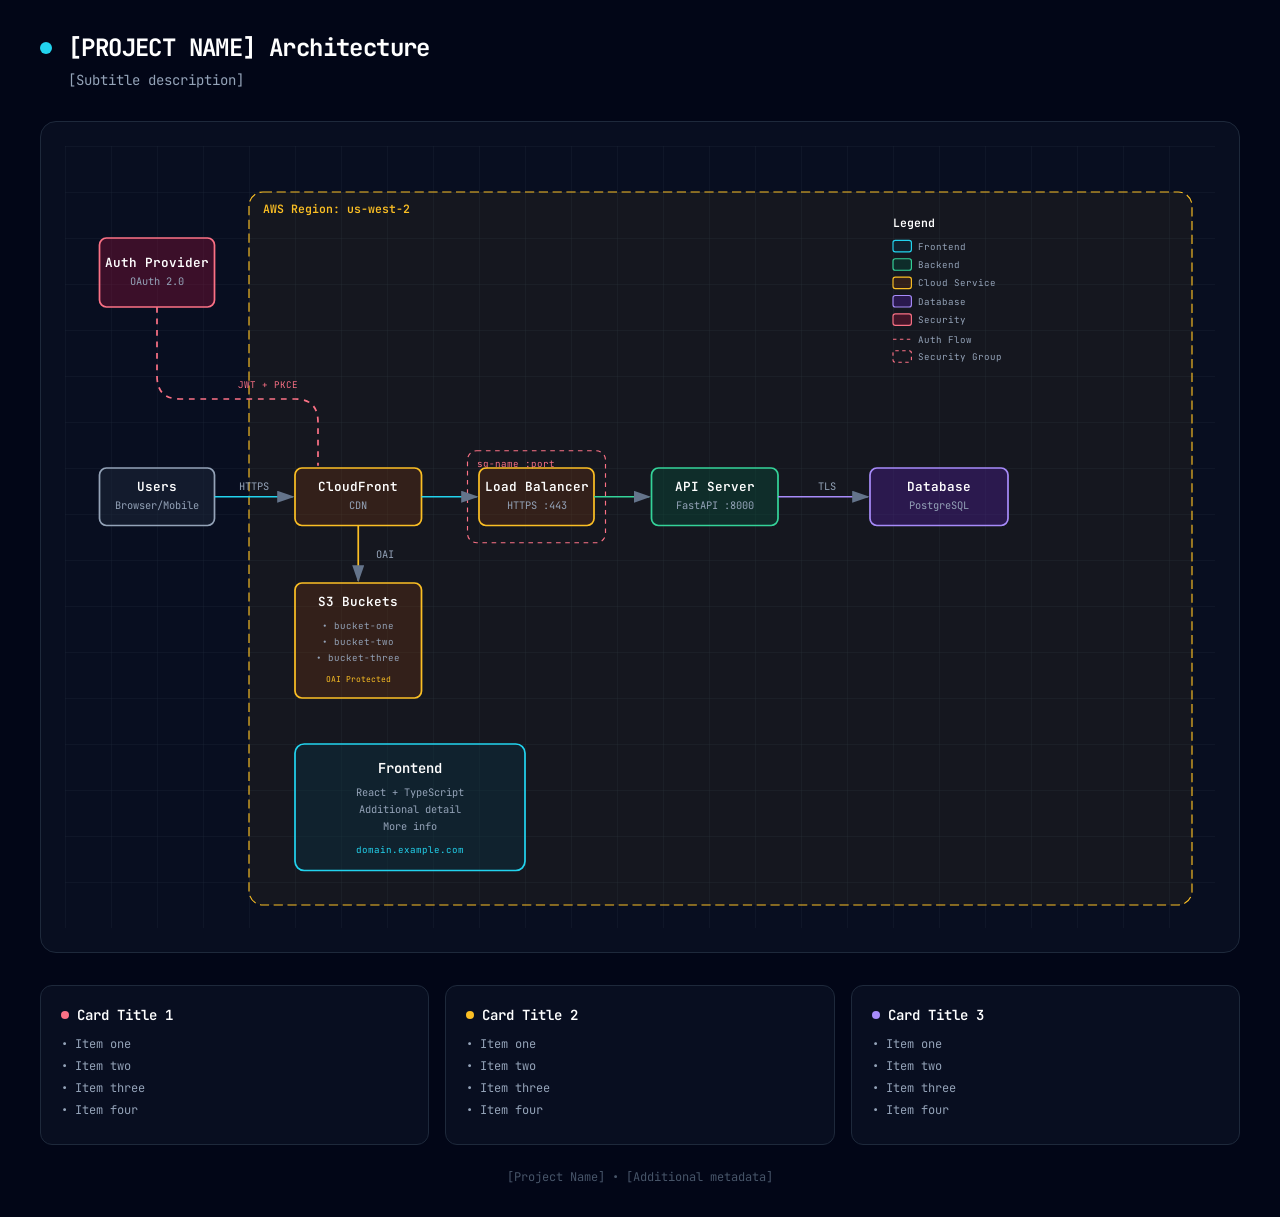
<file: skills/creative/architecture-diagram/templates/template.html>
<!DOCTYPE html>
<html lang="en">
<head>
  <meta charset="UTF-8">
  <meta name="viewport" content="width=device-width, initial-scale=1.0">
  <title>[PROJECT NAME] Architecture Diagram</title>
  <link href="https://fonts.googleapis.com/css2?family=JetBrains+Mono:wght@400;500;600;700&display=swap" rel="stylesheet">
  <style>
    * {
      margin: 0;
      padding: 0;
      box-sizing: border-box;
    }
    
    body {
      font-family: 'JetBrains Mono', monospace;
      background: #020617;
      min-height: 100vh;
      padding: 2rem;
      color: white;
    }
    
    .container {
      max-width: 1200px;
      margin: 0 auto;
    }
    
    .header {
      margin-bottom: 2rem;
    }
    
    .header-row {
      display: flex;
      align-items: center;
      gap: 1rem;
      margin-bottom: 0.5rem;
    }
    
    .pulse-dot {
      width: 12px;
      height: 12px;
      background: #22d3ee;
      border-radius: 50%;
      animation: pulse 2s infinite;
    }
    
    @keyframes pulse {
      0%, 100% { opacity: 1; }
      50% { opacity: 0.5; }
    }
    
    h1 {
      font-size: 1.5rem;
      font-weight: 700;
      letter-spacing: -0.025em;
    }
    
    .subtitle {
      color: #94a3b8;
      font-size: 0.875rem;
      margin-left: 1.75rem;
    }
    
    .diagram-container {
      background: rgba(15, 23, 42, 0.5);
      border-radius: 1rem;
      border: 1px solid #1e293b;
      padding: 1.5rem;
      overflow-x: auto;
    }
    
    svg {
      width: 100%;
      min-width: 900px;
      display: block;
    }
    
    .cards {
      display: grid;
      grid-template-columns: repeat(auto-fit, minmax(280px, 1fr));
      gap: 1rem;
      margin-top: 2rem;
    }
    
    .card {
      background: rgba(15, 23, 42, 0.5);
      border-radius: 0.75rem;
      border: 1px solid #1e293b;
      padding: 1.25rem;
    }
    
    .card-header {
      display: flex;
      align-items: center;
      gap: 0.5rem;
      margin-bottom: 0.75rem;
    }
    
    .card-dot {
      width: 8px;
      height: 8px;
      border-radius: 50%;
    }
    
    .card-dot.cyan { background: #22d3ee; }
    .card-dot.emerald { background: #34d399; }
    .card-dot.violet { background: #a78bfa; }
    .card-dot.amber { background: #fbbf24; }
    .card-dot.rose { background: #fb7185; }
    
    .card h3 {
      font-size: 0.875rem;
      font-weight: 600;
    }
    
    .card ul {
      list-style: none;
      color: #94a3b8;
      font-size: 0.75rem;
    }
    
    .card li {
      margin-bottom: 0.375rem;
    }
    
    .footer {
      text-align: center;
      margin-top: 1.5rem;
      color: #475569;
      font-size: 0.75rem;
    }
  </style>
</head>
<body>
  <div class="container">
    <!-- Header -->
    <div class="header">
      <div class="header-row">
        <div class="pulse-dot"></div>
        <h1>[PROJECT NAME] Architecture</h1>
      </div>
      <p class="subtitle">[Subtitle description]</p>
    </div>

    <!-- Main Diagram -->
    <div class="diagram-container">
      <svg viewBox="0 0 1000 680">
        <!-- Definitions -->
        <defs>
          <marker id="arrowhead" markerWidth="10" markerHeight="7" refX="9" refY="3.5" orient="auto">
            <polygon points="0 0, 10 3.5, 0 7" fill="#64748b" />
          </marker>
          <pattern id="grid" width="40" height="40" patternUnits="userSpaceOnUse">
            <path d="M 40 0 L 0 0 0 40" fill="none" stroke="#1e293b" stroke-width="0.5"/>
          </pattern>
        </defs>

        <!-- Background Grid -->
        <rect width="100%" height="100%" fill="url(#grid)" />

        <!-- =================================================================
             COMPONENT EXAMPLES - Copy and customize these patterns
             ================================================================= -->

        <!-- External/Generic Component -->
        <rect x="30" y="280" width="100" height="50" rx="6" fill="rgba(30, 41, 59, 0.5)" stroke="#94a3b8" stroke-width="1.5"/>
        <text x="80" y="300" fill="white" font-size="11" font-weight="600" text-anchor="middle">Users</text>
        <text x="80" y="316" fill="#94a3b8" font-size="9" text-anchor="middle">Browser/Mobile</text>

        <!-- Security Component -->
        <rect x="30" y="80" width="100" height="60" rx="6" fill="rgba(136, 19, 55, 0.4)" stroke="#fb7185" stroke-width="1.5"/>
        <text x="80" y="105" fill="white" font-size="11" font-weight="600" text-anchor="middle">Auth Provider</text>
        <text x="80" y="121" fill="#94a3b8" font-size="9" text-anchor="middle">OAuth 2.0</text>

        <!-- Region/Cloud Boundary -->
        <rect x="160" y="40" width="820" height="620" rx="12" fill="rgba(251, 191, 36, 0.05)" stroke="#fbbf24" stroke-width="1" stroke-dasharray="8,4"/>
        <text x="172" y="58" fill="#fbbf24" font-size="10" font-weight="600">AWS Region: us-west-2</text>

        <!-- AWS/Cloud Service -->
        <rect x="200" y="280" width="110" height="50" rx="6" fill="rgba(120, 53, 15, 0.3)" stroke="#fbbf24" stroke-width="1.5"/>
        <text x="255" y="300" fill="white" font-size="11" font-weight="600" text-anchor="middle">CloudFront</text>
        <text x="255" y="316" fill="#94a3b8" font-size="9" text-anchor="middle">CDN</text>

        <!-- Multi-line AWS Component (S3 Buckets example) -->
        <rect x="200" y="380" width="110" height="100" rx="6" fill="rgba(120, 53, 15, 0.3)" stroke="#fbbf24" stroke-width="1.5"/>
        <text x="255" y="400" fill="white" font-size="11" font-weight="600" text-anchor="middle">S3 Buckets</text>
        <text x="255" y="420" fill="#94a3b8" font-size="8" text-anchor="middle">• bucket-one</text>
        <text x="255" y="434" fill="#94a3b8" font-size="8" text-anchor="middle">• bucket-two</text>
        <text x="255" y="448" fill="#94a3b8" font-size="8" text-anchor="middle">• bucket-three</text>
        <text x="255" y="466" fill="#fbbf24" font-size="7" text-anchor="middle">OAI Protected</text>

        <!-- Security Group (dashed boundary) -->
        <rect x="350" y="265" width="120" height="80" rx="8" fill="transparent" stroke="#fb7185" stroke-width="1" stroke-dasharray="4,4"/>
        <text x="358" y="279" fill="#fb7185" font-size="8">sg-name :port</text>
        
        <!-- Component inside security group -->
        <rect x="360" y="280" width="100" height="50" rx="6" fill="rgba(120, 53, 15, 0.3)" stroke="#fbbf24" stroke-width="1.5"/>
        <text x="410" y="300" fill="white" font-size="11" font-weight="600" text-anchor="middle">Load Balancer</text>
        <text x="410" y="316" fill="#94a3b8" font-size="9" text-anchor="middle">HTTPS :443</text>

        <!-- Backend Component -->
        <rect x="510" y="280" width="110" height="50" rx="6" fill="rgba(6, 78, 59, 0.4)" stroke="#34d399" stroke-width="1.5"/>
        <text x="565" y="300" fill="white" font-size="11" font-weight="600" text-anchor="middle">API Server</text>
        <text x="565" y="316" fill="#94a3b8" font-size="9" text-anchor="middle">FastAPI :8000</text>

        <!-- Database Component -->
        <rect x="700" y="280" width="120" height="50" rx="6" fill="rgba(76, 29, 149, 0.4)" stroke="#a78bfa" stroke-width="1.5"/>
        <text x="760" y="300" fill="white" font-size="11" font-weight="600" text-anchor="middle">Database</text>
        <text x="760" y="316" fill="#94a3b8" font-size="9" text-anchor="middle">PostgreSQL</text>

        <!-- Frontend Component -->
        <rect x="200" y="520" width="200" height="110" rx="8" fill="rgba(8, 51, 68, 0.4)" stroke="#22d3ee" stroke-width="1.5"/>
        <text x="300" y="545" fill="white" font-size="12" font-weight="600" text-anchor="middle">Frontend</text>
        <text x="300" y="565" fill="#94a3b8" font-size="9" text-anchor="middle">React + TypeScript</text>
        <text x="300" y="580" fill="#94a3b8" font-size="9" text-anchor="middle">Additional detail</text>
        <text x="300" y="595" fill="#94a3b8" font-size="9" text-anchor="middle">More info</text>
        <text x="300" y="615" fill="#22d3ee" font-size="8" text-anchor="middle">domain.example.com</text>

        <!-- =================================================================
             ARROW EXAMPLES
             ================================================================= -->

        <!-- Standard arrow with label -->
        <line x1="130" y1="305" x2="198" y2="305" stroke="#22d3ee" stroke-width="1.5" marker-end="url(#arrowhead)"/>
        <text x="164" y="299" fill="#94a3b8" font-size="9" text-anchor="middle">HTTPS</text>
        
        <!-- Simple arrow (no label) -->
        <line x1="310" y1="305" x2="358" y2="305" stroke="#22d3ee" stroke-width="1.5" marker-end="url(#arrowhead)"/>
        
        <!-- Vertical arrow -->
        <line x1="255" y1="330" x2="255" y2="378" stroke="#fbbf24" stroke-width="1.5" marker-end="url(#arrowhead)"/>
        <text x="270" y="358" fill="#94a3b8" font-size="9">OAI</text>
        
        <!-- Dashed arrow (for auth/security flows) -->
        <line x1="460" y1="305" x2="508" y2="305" stroke="#34d399" stroke-width="1.5" marker-end="url(#arrowhead)"/>
        <line x1="620" y1="305" x2="698" y2="305" stroke="#a78bfa" stroke-width="1.5" marker-end="url(#arrowhead)"/>
        <text x="655" y="299" fill="#94a3b8" font-size="9">TLS</text>

        <!-- Curved path for auth flow -->
        <path d="M 80 140 L 80 200 Q 80 220 100 220 L 200 220 Q 220 220 220 240 L 220 278" fill="none" stroke="#fb7185" stroke-width="1.5" stroke-dasharray="5,5"/>
        <text x="150" y="210" fill="#fb7185" font-size="8">JWT + PKCE</text>

        <!-- =================================================================
             LEGEND
             ================================================================= -->
        <text x="720" y="70" fill="white" font-size="10" font-weight="600">Legend</text>
        
        <rect x="720" y="82" width="16" height="10" rx="2" fill="rgba(8, 51, 68, 0.4)" stroke="#22d3ee" stroke-width="1"/>
        <text x="742" y="90" fill="#94a3b8" font-size="8">Frontend</text>
        
        <rect x="720" y="98" width="16" height="10" rx="2" fill="rgba(6, 78, 59, 0.4)" stroke="#34d399" stroke-width="1"/>
        <text x="742" y="106" fill="#94a3b8" font-size="8">Backend</text>
        
        <rect x="720" y="114" width="16" height="10" rx="2" fill="rgba(120, 53, 15, 0.3)" stroke="#fbbf24" stroke-width="1"/>
        <text x="742" y="122" fill="#94a3b8" font-size="8">Cloud Service</text>
        
        <rect x="720" y="130" width="16" height="10" rx="2" fill="rgba(76, 29, 149, 0.4)" stroke="#a78bfa" stroke-width="1"/>
        <text x="742" y="138" fill="#94a3b8" font-size="8">Database</text>
        
        <rect x="720" y="146" width="16" height="10" rx="2" fill="rgba(136, 19, 55, 0.4)" stroke="#fb7185" stroke-width="1"/>
        <text x="742" y="154" fill="#94a3b8" font-size="8">Security</text>
        
        <line x1="720" y1="168" x2="736" y2="168" stroke="#fb7185" stroke-width="1" stroke-dasharray="3,3"/>
        <text x="742" y="171" fill="#94a3b8" font-size="8">Auth Flow</text>
        
        <rect x="720" y="178" width="16" height="10" rx="2" fill="transparent" stroke="#fb7185" stroke-width="1" stroke-dasharray="3,3"/>
        <text x="742" y="186" fill="#94a3b8" font-size="8">Security Group</text>
      </svg>
    </div>

    <!-- Info Cards -->
    <div class="cards">
      <div class="card">
        <div class="card-header">
          <div class="card-dot rose"></div>
          <h3>Card Title 1</h3>
        </div>
        <ul>
          <li>• Item one</li>
          <li>• Item two</li>
          <li>• Item three</li>
          <li>• Item four</li>
        </ul>
      </div>

      <div class="card">
        <div class="card-header">
          <div class="card-dot amber"></div>
          <h3>Card Title 2</h3>
        </div>
        <ul>
          <li>• Item one</li>
          <li>• Item two</li>
          <li>• Item three</li>
          <li>• Item four</li>
        </ul>
      </div>

      <div class="card">
        <div class="card-header">
          <div class="card-dot violet"></div>
          <h3>Card Title 3</h3>
        </div>
        <ul>
          <li>• Item one</li>
          <li>• Item two</li>
          <li>• Item three</li>
          <li>• Item four</li>
        </ul>
      </div>
    </div>

    <!-- Footer -->
    <p class="footer">
      [Project Name] • [Additional metadata]
    </p>
  </div>
</body>
</html>
</file>
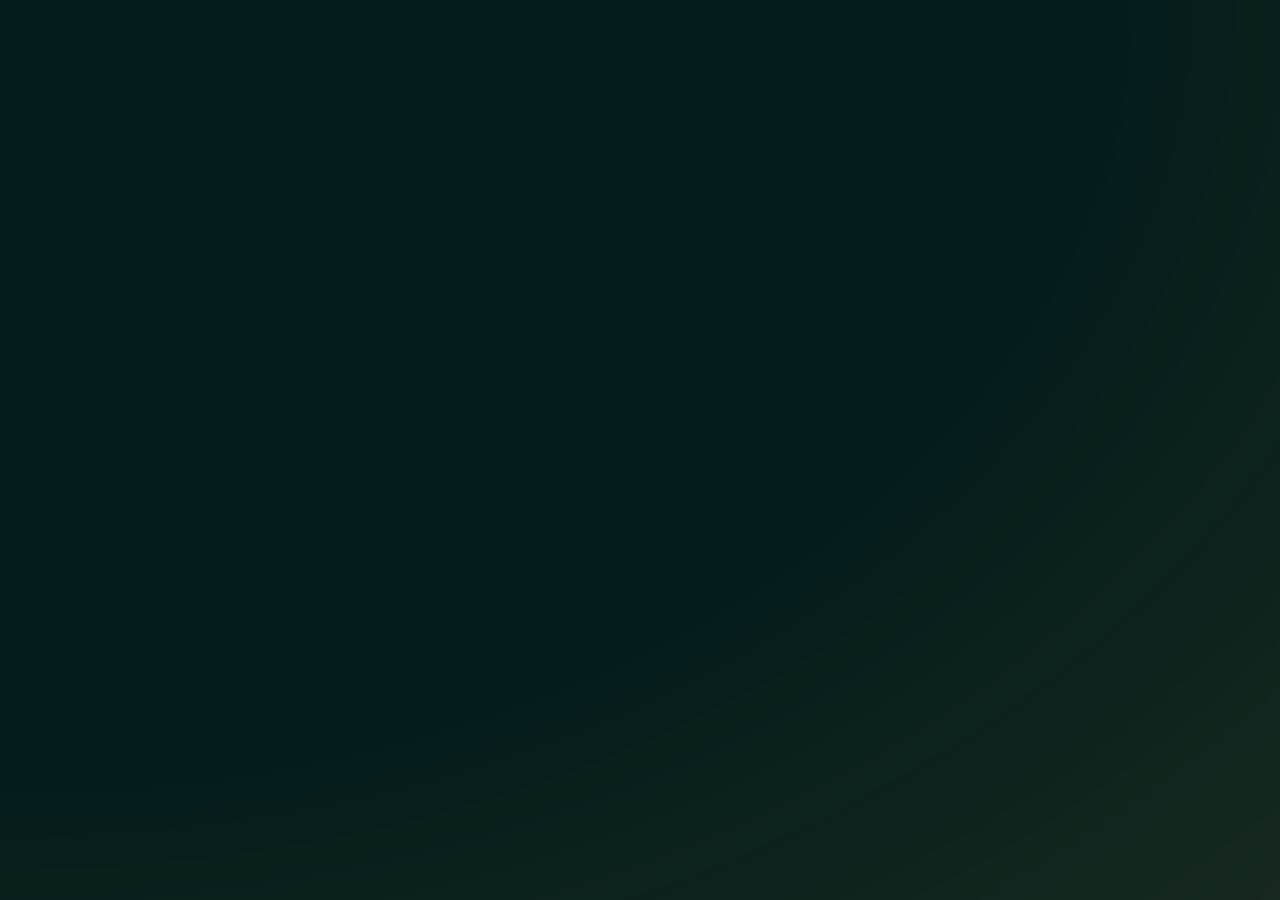
<file: profiles/coding/skills/creative/pretext/templates/donut-orbit.html>
<!doctype html>
<html lang="en">
<head>
<meta charset="utf-8" />
<meta name="viewport" content="width=device-width,initial-scale=1,user-scalable=no" />
<title>NOUS · pretext</title>
<link rel="preconnect" href="https://fonts.googleapis.com">
<link rel="preconnect" href="https://fonts.gstatic.com" crossorigin>
<link href="https://fonts.googleapis.com/css2?family=Geist+Mono:wght@400;500&display=block" rel="stylesheet">
<style>
  :root { color-scheme: dark; }

  :root {
    --background:       color-mix(in srgb, #041C1C 100%, transparent);
    --background-base:  #041C1C;
    --background-alpha: 1;
    --background-blend: difference;
    --midground:        color-mix(in srgb, #ffe6cb 100%, transparent);
    --midground-base:   #ffe6cb;
    --midground-alpha:  1;
    --foreground:       color-mix(in srgb, #ffffff 0%, transparent);
    --foreground-base:  #ffffff;
    --foreground-alpha: 0;
    --foreground-blend: difference;
  }

  html, body {
    margin: 0;
    width: 100%;
    min-height: 100vh;
    overflow: hidden;
    background: #000;
  }

  /* literally center the composition in 100vh */
  body {
    display: flex;
    align-items: center;
    justify-content: center;
  }

  #stage {
    position: relative;
    z-index: 2;
    width: min(1240px, 100vw);
    height: min(720px, 100vh);
    cursor: grab;
    overflow: visible;
  }
  #stage:active { cursor: grabbing; }

  #c,
  #orbCanvas {
    display: block;
    position: absolute;
    left: calc((100vw - min(1240px, 100vw)) / -2);
    top: calc((100vh - min(720px, 100vh)) / -2);
    width: 100vw;
    height: 100vh;
    pointer-events: none;
  }
  #c { z-index: 3; }
  #orbCanvas {
    z-index: 4;
    opacity: 1;
  }
  #noiseCanvas {
    display: block;
    position: absolute;
    inset: 0;
    width: 100%;
    height: 100%;
    pointer-events: none;
  }
  #textLayer {
    position: absolute;
    inset: 0;
    z-index: 2;
    color: var(--midground-base);
    font: 400 10px/15px "Geist Mono", "JetBrains Mono", "SF Mono", SFMono-Regular, Menlo, Monaco, Consolas, "Liberation Mono", "Courier New", monospace;
    pointer-events: auto;
    user-select: text;
    -webkit-user-select: text;
  }
  #textLayer *::selection {
    background: var(--selection-bg, var(--midground));
    color: var(--background-base);
  }
  .flow-line {
    position: absolute;
    height: 20px;
    white-space: pre;
    overflow: visible;
    color: var(--midground-base);
  }
  #annotationLayer {
    position: absolute;
    inset: 0;
    z-index: 4;
    pointer-events: none;
    overflow: visible;
  }
  .annot {
    position: absolute;
    pointer-events: none;
    will-change: opacity, transform;
  }
  .tok-keyword { color: color-mix(in srgb, var(--midground-base) 54%, #ff174d); }
  .tok-string  { color: color-mix(in srgb, var(--midground-base) 52%, #ff6b3d); }
  .tok-comment { color: color-mix(in srgb, var(--midground-base) 42%, #7f1d1d); }
  .tok-number  { color: color-mix(in srgb, var(--midground-base) 50%, #ff2a6d); }
  .tok-const   { color: color-mix(in srgb, var(--midground-base) 48%, #ff003c); }

  .layer { position: fixed; inset: 0; pointer-events: none; }
  .bg-lens   { z-index: 1; background-color: var(--background); mix-blend-mode: var(--background-blend); }
  .vignette  { z-index: 99; background: radial-gradient(ellipse at 0% 0%, rgba(255,189,56,0) 60%, rgba(255,189,56,0.35) 100%); mix-blend-mode: lighten; opacity: 0.22; }
  .fg-lens   { z-index: 100; background-color: var(--foreground); mix-blend-mode: var(--foreground-blend); }
  .noise {
    z-index: 101;
    mix-blend-mode: difference;
  }
  #noiseCanvas {
    width: 100%;
    height: 100%;
    display: block;
  }
  .terminal-cursor {
    position: absolute;
    width: 0.6em;
    height: 1em;
    background: #fff;
    z-index: 6;
    pointer-events: none;
    mix-blend-mode: difference;
    animation: term-blink 1s steps(1, end) infinite;
  }
  @keyframes term-blink {
    0%, 60% { opacity: 1; }
    60.01%, 100% { opacity: 0; }
  }
  .cursor-anchor {
    display: inline-block;
    width: 0;
    height: 1em;
    vertical-align: text-top;
    pointer-events: none;
  }

  @font-face {
    font-family: "Mondwest";
    src: url("https://esm.sh/@nous-research/ui@0.4.0/dist/fonts/Mondwest-Regular.woff2") format("woff2");
    font-weight: 400; font-style: normal; font-display: block;
  }
  @font-face {
    font-family: "Geist Mono";
    src: url("https://cdn.jsdelivr.net/npm/@fontsource/geist-mono@5.2.5/files/geist-mono-latin-400-normal.woff2") format("woff2");
    font-weight: 400; font-style: normal; font-display: block;
  }
  @font-face {
    font-family: "JetBrains Mono";
    src: url("https://cdn.jsdelivr.net/npm/@fontsource/jetbrains-mono@5.2.5/files/jetbrains-mono-latin-400-normal.woff2") format("woff2");
    font-weight: 400; font-style: normal; font-display: block;
  }

  .font-primer { position: fixed; left: -9999px; top: -9999px; font: 400 26px "Mondwest", serif; }
</style>
</head>
<body>
<div id="stage"><div id="textLayer" aria-label="self-learning source stream"></div><div id="terminalCursor" class="terminal-cursor" hidden></div><canvas id="c"></canvas><canvas id="orbCanvas"></canvas></div>
<div class="layer bg-lens"></div>
<div class="layer vignette"></div>
<div class="layer fg-lens"></div>
<div class="layer noise"><canvas id="noiseCanvas"></canvas></div>
<div class="font-primer" aria-hidden="true">Aa Mondwest priming glyphs 0123456789</div>

<script type="module">
import {
  prepareWithSegments,
  layoutNextLineRange,
  materializeLineRange,
} from "https://esm.sh/@chenglou/pretext@0.0.6";
import gsap from "https://esm.sh/gsap@3.12.5";
import GUI from "https://esm.sh/lil-gui@0.19.2";

const SELF_LEARNING_SOURCE = String.raw`
type ToolId=u16; type FeatureId=u32; type W=f32;
struct Obs{tool:ToolId,reward:f32,lat:u32,feat:&'static[FeatureId],tok:u16}
struct Belief{prior:W,conf:W,last:u64,uses:u32}

#[inline] fn sig(x:f32)->f32{1.0/(1.0+(-x).exp())}
#[inline] fn decay(now:u64,last:u64)->f32{1.0-((now-last)as f32/900.0).min(1.0)*0.22}
#[inline] fn clamp8(x:f32)->f32{x.clamp(-8.0,8.0)}

fn score(theta:&[W],b:&[Belief],o:&Obs)->f32{
    let sparse=o.feat.iter().fold(0.0,|a,id|a+theta[*id as usize]);
    let belief=b[o.tool as usize].prior*b[o.tool as usize].conf.max(0.15);
    sparse+belief-(o.lat as f32*0.00072)-(o.tok as f32*0.00009)
}

fn update(theta:&mut[W],b:&mut[Belief],o:&Obs,now:u64,eta:f32){
    let p=sig(score(theta,b,o));
    let e=(o.reward-p).clamp(-1.0,1.0);
    let step=eta*e/(o.feat.len().max(1)as f32).sqrt();

    for id in o.feat{
        let w=&mut theta[*id as usize];
        *w=clamp8(*w+step-0.0003*w.signum());
    }

    let slot=&mut b[o.tool as usize];
    let d=decay(now,slot.last);
    let r=(o.reward-o.lat as f32*0.00035).clamp(-1.0,1.0);
    slot.prior=slot.prior*d+r*0.14+e*0.06;
    slot.conf=(slot.conf*0.93+r.abs()*0.07).min(1.0);
    slot.uses=slot.uses.saturating_add(1);
    slot.last=now;
}

fn consolidate(trace:&[Obs],theta:&mut[W],b:&mut[Belief],now:u64){
    let eta=0.042/(1.0+(trace.len()as f32*0.003));
    let mut credit=1.0;
    for o in trace.iter().rev(){
        update(theta,b,o,now,eta*credit);
        credit*=0.985;
    }
}

fn choose<'a>(theta:&[W],b:&[Belief],xs:&'a[Obs],temp:f32)->&'a Obs{
    xs.iter().max_by(|a,bx|{
        let sa=score(theta,b,a)/temp.max(0.05);
        let sb=score(theta,b,bx)/temp.max(0.05);
        sa.partial_cmp(&sb).unwrap()
    }).unwrap()
}
`;
const CODE_CHUNK = SELF_LEARNING_SOURCE
  .trim()
  .replace(/\t/g, "  ")
  .replace(/\n{3,}/g, "\n\n");
const STREAM_REPEAT_COUNT = 6;
const streamCorpus = Array.from({ length: STREAM_REPEAT_COUNT }, () => CODE_CHUNK).join("\n\n");

const stage = document.getElementById("stage");
const textLayer = document.getElementById("textLayer");
const canvas = document.getElementById("c");
const orbCanvas = document.getElementById("orbCanvas");
const ctx = canvas.getContext("2d", { alpha: true });
const orbCtx = orbCanvas.getContext("2d", { alpha: true });
let W = 0, H = 0, DPR = 1;
let canvasLeft = 0, canvasTop = 0, canvasW = 0, canvasH = 0;

let BODY_FONT = '400 10px "Geist Mono", "JetBrains Mono", "SF Mono", SFMono-Regular, Menlo, Monaco, Consolas, "Liberation Mono", "Courier New", monospace';
let BODY_LINE_H = 15;
let ASCII_FONT = '8px monospace';
let CELL_W = 4.8;
let CELL_H = 8;
const CHARS = ' ·:;+=░▒▓█';
const EMPTY = 0;
const CHARS_LAST = CHARS.length - 1;

const LOGO = ['N', 'O', 'U', 'S'].map((letter, i) => ({
  letter,
  rows: [
    i === 0
      ? '██░░░██,██░░░██,███░░██,█░██░██,█░░████,█░░░███,██░░░██,██░░░██,██░░░██'
      : i === 1
        ? '░█████░,██░░░██,██░░░██,██░░░██,██░░░██,██░░░██,██░░░██,██░░░██,░█████░'
        : i === 2
          ? '██░░░██,██░░░██,██░░░██,██░░░██,██░░░██,██░░░██,██░░░██,██░░░██,░█████░'
          : '░█████░,██░░░██,██░░░░░,░████░░,░░░░██░,░░░░░██,██░░░██,██░░░██,░█████░'
  ][0].split(',')
}));

function hash(x, y) {
  const n = Math.sin(x * 127.1 + y * 311.7) * 43758.5453;
  return n - Math.floor(n);
}
function charAt(t) {
  return CHARS[Math.min(CHARS.length - 1, Math.max(0, Math.floor(t * CHARS.length)))];
}
function gridDist(v, step) {
  return Math.abs(v / step - Math.round(v / step)) * step;
}
function rot(a, b, angle) {
  const c = Math.cos(angle), s = Math.sin(angle);
  return [a * c - b * s, a * s + b * c];
}
function hexToRGB(h) {
  const v = parseInt(h.slice(1), 16);
  return [(v >> 16) & 255, (v >> 8) & 255, v & 255];
}

let fontsReady = false;
let bodyPrepared = null;
function rebuildLayouts() {
  bodyPrepared = prepareWithSegments(streamCorpus, BODY_FONT, { whiteSpace: "pre-wrap" });
}

const LENS_0 = { bgBlend: "difference", bgColor: "#041C1C", bgOpacity: 1, mgColor: "#ffe6cb", mgOpacity: 1, fgBlend: "difference", fgColor: "#FFFFFF", fgOpacity: 0 };
const LENS_5I = { bgBlend: "multiply", bgColor: "#ffffff", bgOpacity: 1, mgColor: "#fffff5", mgOpacity: 1, fgBlend: "difference", fgColor: "#041a1f", fgOpacity: 1 };
const LENS = { current: null, mgBase: null, depthColors: null };
function colorMix(color, alpha) { return `color-mix(in srgb, ${color} ${Math.round(alpha * 100)}%, transparent)`; }
function precomputeDepthColors(mgColor) {
  const [r, g, b] = hexToRGB(mgColor);
  return Array.from({ length: 64 }, (_, i) => {
    const depth = i / 63;
    const m = 0.4 + depth * 0.6;
    return `rgba(${(r * m) | 0},${(g * m) | 0},${(b * m) | 0},${depth})`;
  });
}
function applyLens(preset) {
  LENS.current = preset;
  LENS.mgBase = preset.mgColor;
  LENS.depthColors = precomputeDepthColors(preset.mgColor);
  const s = document.documentElement.style;
  for (const [name, color, alpha] of [["foreground", preset.fgColor, preset.fgOpacity], ["midground", preset.mgColor, preset.mgOpacity], ["background", preset.bgColor, preset.bgOpacity]]) {
    s.setProperty(`--${name}`, colorMix(color, alpha));
    s.setProperty(`--${name}-base`, color);
    s.setProperty(`--${name}-alpha`, `${alpha}`);
  }
  s.setProperty("--background-blend", preset.bgBlend);
  s.setProperty("--foreground-blend", preset.fgBlend);
}
applyLens(LENS_0);
addEventListener("keydown", e => { if (e.key === "x" || e.key === "X") applyLens(LENS.current === LENS_0 ? LENS_5I : LENS_0); });
const SELECTION_COLORS = [
  "oklch(85% 0.12 330)",
  "oklch(85% 0.12 300)",
  "oklch(85% 0.12 270)",
  "oklch(85% 0.12 230)",
  "oklch(85% 0.12 180)",
  "oklch(85% 0.12 150)",
  "oklch(85% 0.12 120)",
  "oklch(85% 0.12 90)",
  "oklch(85% 0.12 60)",
  "oklch(85% 0.12 30)",
  "oklch(88% 0.10 80)",
];
let selectionIdx = 0;
function cycleSelectionColor() {
  requestAnimationFrame(() => {
    document.documentElement.style.setProperty("--selection-bg", SELECTION_COLORS[(selectionIdx = (selectionIdx + 1) % SELECTION_COLORS.length)]);
  });
}
document.addEventListener("selectstart", cycleSelectionColor);
addEventListener("keydown", e => {
  if ((e.ctrlKey || e.metaKey) && e.key.toLowerCase() === "a") {
    cycleSelectionColor();
    e.preventDefault();
    const selection = getSelection();
    const range = document.createRange();
    range.selectNodeContents(textLayer);
    selection.removeAllRanges();
    selection.addRange(range);
  }
});

let asciiMask, asciiChar, asciiGlyph, orbMask, orbChar, orbGlyph, obstacleRows, intervals;
let cols = 0, rows = 0;
let canvasCols = 0, canvasRows = 0;
let lastFrameTime = 0;
const drawnLines = { x: [], y: [], w: [], text: [], count: 0 };
let lineNodes = [];
let terminalAnchorEl = null;
let terminalLineEl = null;
let orbShapeControl = null;
let autoCubeCall = null;
let lastTextSignature = "";
const ORB = {
  panX: 0, panY: 0,
  orbitX: -1.42, orbitY: 0,
  radius: 0.135,
  zoom: 3,
  cubeScale: 1.8,
  autoSpin: 0.18,
  lat: 19,
  lon: 30,
  wire: 0.2,
  shape: "sphere",
  shapeMix: 0,
  drag: null,
  positioned: false,
  staged: false,
};
const SCENE = {
  orbBuildDuration: 1.45,
};

let nousStartTime = null;
const AUTO_CUBE_AFTER_NOUS_RESOLVE = 0.0;
function setOrbShape(shape, { reveal = false, syncControl = true } = {}) {
  ORB.shape = shape;
  if (syncControl) {
    ctrls.orbShape = shape;
    orbShapeControl?.updateDisplay();
  }
  if (reveal) {
    gsap.killTweensOf(orbCanvas);
    orbCanvas.style.opacity = "1";
  }
  gsap.killTweensOf(ORB, "shapeMix");
  gsap.to(ORB, {
    shapeMix: shape === "cube" ? 1 : 0,
    duration: Math.max(0.01, ctrls.shapeMorphDuration ?? 0.65),
    ease: "power2.inOut",
    onUpdate: () => { lastTextSignature = ""; },
  });
  lastTextSignature = "";
}
function sceneTimeNow() {
  return (typeof performance !== "undefined" ? performance.now() : Date.now()) * 0.001 - sceneEpoch;
}
function armNous(atTime = sceneTimeNow()) {
  if (nousStartTime !== null) return;
  const startAt = Math.max(0, atTime);
  nousStartTime = startAt;
  const delay = Math.max(0, startAt - sceneTimeNow()) + Math.max(0, ctrls.orbContainNous ?? 1.0);
  gsap.killTweensOf(orbCanvas);
  gsap.to(orbCanvas, {
    opacity: 0,
    duration: Math.max(0.05, ctrls.orbFadeDuration ?? 0.7),
    delay,
    ease: "power2.out",
  });
  autoCubeCall?.kill();
  const nousResolveAt = startAt + (LOGO.length - 1) * 0.4 + 1.0;
  const cubeAt = nousResolveAt + AUTO_CUBE_AFTER_NOUS_RESOLVE;
  autoCubeCall = gsap.delayedCall(Math.max(0, cubeAt - sceneTimeNow()), () => {
    setOrbShape("cube", { reveal: true, syncControl: false });
  });
}
function orbBuildStartTime() {
  return Math.max(0, ctrls.orbLead ?? 0);
}
function codeTypingStartTime() {
  return Math.max(0, orbBuildStartTime() + SCENE.orbBuildDuration * 0.62 - 0.3);
}

function logoCenterPan() {
  const aspect = cols / rows / 2;
  const h = 0.38;
  const w = h * 2.6 * 0.55;
  const halfStageX = (w / 2 / aspect) * W;
  const centerX = W * 0.5;
  const centerY = H * 0.5;
  return {
    panX: centerX / W - 0.5,
    panY: centerY / H - 0.5,
    left: centerX - halfStageX,
    right: centerX + halfStageX,
  };
}

function startSceneTimeline() {
  if (ORB.staged || !cols || !rows || !W || !H) return;
  ORB.staged = true;
  const now = sceneTimeNow();
  const startAt = Math.max(0, orbBuildStartTime() + SCENE.orbBuildDuration * 0.72 - now);
  gsap.timeline({ delay: startAt })
    .to(ORB, {
      orbitX: 0.55,
      orbitY: `+=${Math.PI * 1.85}`,
      duration: 2.4,
      ease: "power3.inOut",
      onUpdate: () => { lastTextSignature = ""; },
    }, "<")
    .to(ORB, {
      radius: 0.125,
      duration: 2.4,
      ease: "power3.inOut",
      onUpdate: () => { lastTextSignature = ""; },
    }, "<")
    .to(ORB, {
      wire: ctrls.orbWireLow,
      duration: ctrls.wireDropDuration,
      ease: "power2.inOut",
      onUpdate: () => { lastTextSignature = ""; },
      onComplete: () => {
        armNous(sceneTimeNow() + Math.max(0, ctrls.nousAfterWire));
      },
    });
}

function resize() {
  const r = stage.getBoundingClientRect();
  W = Math.max(1, Math.floor(r.width));
  H = Math.max(1, Math.floor(r.height));
  canvasLeft = r.left;
  canvasTop = r.top;
  canvasW = Math.max(1, window.innerWidth);
  canvasH = Math.max(1, window.innerHeight);
  DPR = Math.min(window.devicePixelRatio || 1, 2);
  canvas.width = Math.floor(canvasW * DPR);
  canvas.height = Math.floor(canvasH * DPR);
  orbCanvas.width = Math.floor(canvasW * DPR);
  orbCanvas.height = Math.floor(canvasH * DPR);
  ctx.setTransform(DPR, 0, 0, DPR, 0, 0);
  orbCtx.setTransform(DPR, 0, 0, DPR, 0, 0);
  ctx.font = ASCII_FONT;
  orbCtx.font = ASCII_FONT;
  CELL_W = ctx.measureText("M").width || CELL_W;
  cols = Math.ceil(W / CELL_W);
  rows = Math.ceil(H / CELL_H);
  canvasCols = Math.ceil(canvasW / CELL_W);
  canvasRows = Math.ceil(canvasH / CELL_H);
  asciiMask = new Uint8Array(canvasCols * canvasRows);
  asciiChar = new Uint8Array(canvasCols * canvasRows);
  asciiGlyph = new Array(canvasCols * canvasRows);
  orbMask = new Uint8Array(canvasCols * canvasRows);
  orbChar = new Uint8Array(canvasCols * canvasRows);
  orbGlyph = new Array(canvasCols * canvasRows);
  obstacleRows = Array.from({ length: rows }, () => []);
  intervals = new Float32Array(64);
  if (!ORB.positioned && W > 100 && H > 100) {
    ORB.panX = 0;
    ORB.panY = 0;
    ORB.positioned = true;
  }
  startSceneTimeline();
}
addEventListener("resize", () => { lastTextSignature = ""; resize(); });
function orbCenter() {
  const rNorm = ORB.radius * ORB.zoom;
  return {
    x: (0.5 + ORB.panX) * W,
    y: (0.5 + ORB.panY) * H,
    canvasX: (0.5 + ORB.panX) * W + canvasLeft,
    canvasY: (0.5 + ORB.panY) * H + canvasTop,
    r: rNorm * H,
    rNorm,
  };
}

stage.addEventListener("pointerdown", e => {
  const rect = stage.getBoundingClientRect();
  const center = orbCenter();
  const hitScale = ORB.shape === "cube" ? ORB.cubeScale : 1;
  const dx = e.clientX - rect.left - center.x;
  const dy = e.clientY - rect.top - center.y;
  if (Math.hypot(dx, dy) > center.r * 1.35 * hitScale) return;
  e.preventDefault();
  stage.setPointerCapture(e.pointerId);
  ORB.drag = {
    id: e.pointerId,
    mode: (e.ctrlKey || e.metaKey) ? "rotate" : "move",
    dx,
    dy,
    lastX: e.clientX,
    lastY: e.clientY,
  };
});
stage.addEventListener("pointermove", e => {
  if (!ORB.drag || ORB.drag.id !== e.pointerId) return;
  if (ORB.drag.mode === "rotate" || e.ctrlKey || e.metaKey) {
    const deltaX = e.clientX - ORB.drag.lastX;
    const deltaY = e.clientY - ORB.drag.lastY;
    ORB.orbitY += (deltaX / Math.max(1, W)) * Math.PI * 2;
    ORB.orbitX = Math.max(-1.5, Math.min(1.5, ORB.orbitX + (deltaY / Math.max(1, H)) * 4));
    ORB.drag.mode = "rotate";
    ORB.drag.lastX = e.clientX;
    ORB.drag.lastY = e.clientY;
    return;
  }
  const rect = stage.getBoundingClientRect();
  const cx = e.clientX - rect.left - ORB.drag.dx;
  const cy = e.clientY - rect.top - ORB.drag.dy;
  ORB.panX = cx / W - 0.5;
  ORB.panY = cy / H - 0.5;
  lastTextSignature = "";
});
stage.addEventListener("wheel", e => {
  const rect = stage.getBoundingClientRect();
  const center = orbCenter();
  const hitScale = ORB.shape === "cube" ? ORB.cubeScale : 1;
  const dx = e.clientX - rect.left - center.x;
  const dy = e.clientY - rect.top - center.y;
  if (Math.hypot(dx, dy) > center.r * 1.5 * hitScale) return;
  e.preventDefault();
  ORB.zoom *= Math.exp(-e.deltaY * 0.0012);
  ORB.zoom = Math.max(0.25, Math.min(12, ORB.zoom));
  lastTextSignature = "";
}, { passive: false });
stage.addEventListener("pointerup", e => {
  if (ORB.drag?.id === e.pointerId) ORB.drag = null;
});
stage.addEventListener("pointercancel", e => {
  if (ORB.drag?.id === e.pointerId) ORB.drag = null;
});
stage.addEventListener("dblclick", e => {
  const rect = stage.getBoundingClientRect();
  const center = orbCenter();
  const hitScale = ORB.shape === "cube" ? ORB.cubeScale : 1;
  const dx = e.clientX - rect.left - center.x;
  const dy = e.clientY - rect.top - center.y;
  if (Math.hypot(dx, dy) > center.r * 1.45 * hitScale) return;
  e.preventDefault();
  setOrbShape(ORB.shape === "sphere" ? "cube" : "sphere", { reveal: true });
});

function rasterizeNOUS(time) {
  asciiMask.fill(0);
  asciiGlyph.fill("");
  for (const r of obstacleRows) r.length = 0;

  // NOUS uses the same cell-shader/reveal language as bb-ascii's source logo.
  if (nousStartTime === null || time < nousStartTime) {
    mergeObstacleRows();
    return;
  }
  const t = Math.max(0, time - nousStartTime);
  const aspect = cols / rows / 2;
  const h = 0.38;
  const baseW = h * 2.6 * 0.55;
  const letterWidth = 7;
  const baseLetterPitch = 7.6;
  const letterGap = Math.max(0, ctrls.nousLetterSpacing ?? 0);
  const letterAdvance = baseLetterPitch + letterGap;
  const baseLogoUnits = LOGO.length * baseLetterPitch - 0.6;
  const logoUnits = LOGO.length * baseLetterPitch + (LOGO.length - 1) * letterGap - 0.6;
  const w = baseW * (logoUnits / baseLogoUnits);
  const nousRowMin = new Float32Array(rows);
  const nousRowMax = new Float32Array(rows);
  nousRowMin.fill(Infinity);
  nousRowMax.fill(-Infinity);

  for (let y = 0; y < rows; y++) {
    const ny = y / rows - 0.5;
    if (Math.abs(ny) > h / 2) continue;

    for (let x = 0; x < cols; x++) {
      const nx = (x / cols - 0.5) * aspect;
      if (Math.abs(nx) > w / 2) continue;

      const lx = (nx + w / 2) / w;
      const ly = (ny + h / 2) / h;
      const tx = lx * logoUnits;
      const idx = Math.floor(tx / letterAdvance);
      const cx = Math.floor(tx - idx * letterAdvance);
      const cy = Math.floor(ly * 9);

      if (idx < 0 || idx >= LOGO.length || cx >= letterWidth) continue;

      const { letter, rows: glyphRows } = LOGO[idx];
      const row = glyphRows[cy];
      if (!row || cx >= row.length || row[cx] !== '█') continue;

      const localT = Math.max(0, t - idx * 0.4);
      const phase1 = Math.min(1, localT);
      const phase2 = Math.min(1, Math.max(0, localT - 1));
      const reveal = phase1 * 1.5 - hash(cx, cy + idx * 10) * 0.5;

      if (phase1 < 1 && reveal <= 0) continue;

      const morph = phase2 + hash(cx, cy) * 0.3;
      const ch = phase1 < 1
        ? (reveal >= 1 ? letter : charAt(reveal))
        : charAt(morph);
      const drawC = Math.floor((canvasLeft + x * CELL_W + CELL_W * 0.5) / CELL_W);
      const drawR = Math.floor((canvasTop + y * CELL_H + CELL_H * 0.5) / CELL_H);
      let cellIdx = -1;
      if (drawR >= 0 && drawR < canvasRows && drawC >= 0 && drawC < canvasCols) {
        cellIdx = drawR * canvasCols + drawC;
        asciiMask[cellIdx] = 1;
        asciiChar[cellIdx] = Math.max(0, CHARS.indexOf(ch));
        if (CHARS.indexOf(ch) < 0) asciiGlyph[cellIdx] = ch;
      }
      const x0 = x * CELL_W;
      const x1 = x0 + CELL_W;
      if (x0 < nousRowMin[y]) nousRowMin[y] = x0;
      if (x1 > nousRowMax[y]) nousRowMax[y] = x1;
      // bb-ascii turns late morph cells into solid dark cell backgrounds. In
      // this transparent/lensed canvas, a full-block char carries that punch.
      if (cellIdx >= 0 && phase1 >= 1 && morph > 0.8) asciiChar[cellIdx] = CHARS.length - 1;
    }
  }

  // Slightly dilate/smooth the measured NOUS silhouette so surrounding text
  // does not visually "kiss" sharp letter corners (notably on the S).
  const smoothMin = new Float32Array(rows);
  const smoothMax = new Float32Array(rows);
  smoothMin.fill(Infinity);
  smoothMax.fill(-Infinity);
  for (let y = 0; y < rows; y++) {
    if (!Number.isFinite(nousRowMin[y])) continue;
    for (let oy = -1; oy <= 1; oy++) {
      const yy = y + oy;
      if (yy < 0 || yy >= rows) continue;
      if (!Number.isFinite(nousRowMin[yy])) continue;
      if (nousRowMin[yy] < smoothMin[y]) smoothMin[y] = nousRowMin[yy];
      if (nousRowMax[yy] > smoothMax[y]) smoothMax[y] = nousRowMax[yy];
    }
  }

  const pad = Math.max(4, CELL_W * 1.25);
  const bleedRows = 2;
  for (let y = 0; y < rows; y++) {
    if (!Number.isFinite(smoothMin[y])) continue;
    for (let oy = -bleedRows; oy <= bleedRows; oy++) {
      const row = y + oy;
      if (row < 0 || row >= rows) continue;
      const bleedPad = pad + Math.abs(oy) * CELL_W * 0.28;
      obstacleRows[row].push([
        Math.max(0, smoothMin[y] - bleedPad),
        Math.min(W, smoothMax[y] + bleedPad),
      ]);
    }
  }

  mergeObstacleRows();
}

function mergeObstacleRows() {
  for (const spans of obstacleRows) {
    if (spans.length < 2) continue;
    spans.sort((a, b) => a[0] - b[0]);
    let w = 0;
    for (let i = 1; i < spans.length; i++) {
      const last = spans[w], cur = spans[i];
      if (cur[0] <= last[1] + CELL_W * 3.1) last[1] = Math.max(last[1], cur[1]);
      else spans[++w] = cur;
    }
    spans.length = w + 1;
  }
}

const CUBE_VERTS = [
  [-1, -1, -1], [1, -1, -1], [1, 1, -1], [-1, 1, -1],
  [-1, -1, 1], [1, -1, 1], [1, 1, 1], [-1, 1, 1],
];
const CUBE_EDGES = [
  [0, 1], [1, 2], [2, 3], [3, 0],
  [4, 5], [5, 6], [6, 7], [7, 4],
  [0, 4], [1, 5], [2, 6], [3, 7],
];
function projectCubeVerts(center, radiusPx, orbitX, orbitY, scale = 1) {
  const camZ = 3.3;
  const projScale = radiusPx * 1.34 * scale;
  return CUBE_VERTS.map(([vx, vy, vz]) => {
    const [rx, ry, rz] = rotateOrbVec(vx, vy, vz, orbitX, orbitY);
    const inv = 1 / (camZ + rz);
    return {
      x: center.canvasX + rx * projScale * inv,
      y: center.canvasY + ry * projScale * inv,
      d: (rz + 1) * 0.5,
    };
  });
}
function convexHull(points) {
  if (points.length <= 2) return points.slice();
  const pts = points
    .map(p => ({ x: p.x, y: p.y }))
    .sort((a, b) => (a.x - b.x) || (a.y - b.y));
  const cross = (o, a, b) => (a.x - o.x) * (b.y - o.y) - (a.y - o.y) * (b.x - o.x);
  const lower = [];
  for (const p of pts) {
    while (lower.length >= 2 && cross(lower[lower.length - 2], lower[lower.length - 1], p) <= 0) lower.pop();
    lower.push(p);
  }
  const upper = [];
  for (let i = pts.length - 1; i >= 0; i--) {
    const p = pts[i];
    while (upper.length >= 2 && cross(upper[upper.length - 2], upper[upper.length - 1], p) <= 0) upper.pop();
    upper.push(p);
  }
  lower.pop();
  upper.pop();
  return lower.concat(upper);
}
function makeEmptySpanRows() {
  return Array.from({ length: rows }, () => ({ left: Infinity, right: -Infinity }));
}
function addSpan(spanRows, row, left, right) {
  if (row < 0 || row >= rows || right <= left) return;
  if (left < spanRows[row].left) spanRows[row].left = left;
  if (right > spanRows[row].right) spanRows[row].right = right;
}
function collectCubeObstacleRows(center, radiusPx, orbitX, orbitY, obstacleScale) {
  const spanRows = makeEmptySpanRows();
  if (obstacleScale <= 0.0001) return spanRows;
  const projected = projectCubeVerts(center, radiusPx, orbitX, orbitY, ORB.cubeScale * obstacleScale)
    .map(p => ({ x: p.x - canvasLeft, y: p.y - canvasTop }));
  const hull = convexHull(projected);
  if (hull.length < 3) return spanRows;

  let yMin = Infinity;
  let yMax = -Infinity;
  for (const p of hull) {
    if (p.y < yMin) yMin = p.y;
    if (p.y > yMax) yMax = p.y;
  }
  const r0 = Math.max(0, Math.floor((yMin - CELL_H) / CELL_H));
  const r1 = Math.min(rows - 1, Math.ceil((yMax + CELL_H) / CELL_H));
  const pad = Math.max(4, CELL_W * 1.6);

  for (let row = r0; row <= r1; row++) {
    const scanY = row * CELL_H + CELL_H * 0.5;
    const xs = [];
    for (let i = 0; i < hull.length; i++) {
      const a = hull[i];
      const b = hull[(i + 1) % hull.length];
      const y0 = a.y;
      const y1 = b.y;
      if ((y0 <= scanY && scanY < y1) || (y1 <= scanY && scanY < y0)) {
        const t = (scanY - y0) / (y1 - y0);
        xs.push(a.x + (b.x - a.x) * t);
      }
    }
    if (xs.length < 2) continue;
    xs.sort((a, b) => a - b);
    for (let i = 0; i + 1 < xs.length; i += 2) {
      const left = Math.max(0, xs[i] - pad);
      const right = Math.min(W, xs[i + 1] + pad);
      if (right - left > CELL_W) addSpan(spanRows, row, left, right);
    }
  }
  return spanRows;
}
function collectSphereObstacleRows(center, radiusNorm, obstacleScale, rPad) {
  const spanRows = makeEmptySpanRows();
  const obstacleRadiusNorm = radiusNorm * obstacleScale;
  const obstaclePadNorm = (rPad / H) * obstacleScale;
  if (obstacleRadiusNorm <= 0.0001) return spanRows;

  const radiusPx = radiusNorm * H;
  const rMin = Math.floor((center.canvasY - radiusPx - rPad) / CELL_H);
  const rMax = Math.ceil((center.canvasY + radiusPx + rPad) / CELL_H);
  for (let r = rMin; r <= rMax; r++) {
    const y = r * CELL_H + CELL_H * 0.5;
    const stageY = y - canvasTop;
    const pyForObstacle = stageY / H - 0.5 - ORB.panY;
    if (Math.abs(pyForObstacle) > obstacleRadiusNorm + obstaclePadNorm) continue;
    const halfNorm = Math.sqrt(Math.max(0, (obstacleRadiusNorm + obstaclePadNorm) ** 2 - pyForObstacle * pyForObstacle));
    const halfPx = halfNorm * H;
    const stageRow = Math.floor(stageY / CELL_H);
    addSpan(spanRows, stageRow, center.x - halfPx, center.x + halfPx);
  }
  return spanRows;
}
function pushMorphedObstacleRows(sphereRows, cubeRows, mix) {
  const centerX = W * (0.5 + ORB.panX);
  for (let row = 0; row < rows; row++) {
    const sphereValid = Number.isFinite(sphereRows[row].left);
    const cubeValid = Number.isFinite(cubeRows[row].left);
    if (!sphereValid && !cubeValid) continue;
    const sLeft = sphereValid ? sphereRows[row].left : centerX;
    const sRight = sphereValid ? sphereRows[row].right : centerX;
    const cLeft = cubeValid ? cubeRows[row].left : centerX;
    const cRight = cubeValid ? cubeRows[row].right : centerX;
    const left = sLeft + (cLeft - sLeft) * mix;
    const right = sRight + (cRight - sRight) * mix;
    if (right - left > CELL_W) obstacleRows[row].push([Math.max(0, left), Math.min(W, right)]);
  }
}
function rotateOrbVec(vx, vy, vz, orbitX, orbitY) {
  let a = rot(vy, vz, orbitX); vy = a[0]; vz = a[1];
  a = rot(vx, vz, orbitY); vx = a[0]; vz = a[1];
  return [vx, vy, vz];
}
function rasterizeCubeWire(center, radiusPx, buildPhase, orbitX, orbitY, weight = 1) {
  const unit = Math.max(1, Math.min(CELL_W, CELL_H));
  const wirePx = Math.max(1, ORB.wire * radiusPx * 0.17);
  const brush = Math.max(0, Math.ceil((wirePx - unit * 0.45) / unit));
  const projected = projectCubeVerts(center, radiusPx, orbitX, orbitY, ORB.cubeScale);

  for (let ei = 0; ei < CUBE_EDGES.length; ei++) {
    const [a, b] = CUBE_EDGES[ei];
    const p0 = projected[a];
    const p1 = projected[b];
    const dx = p1.x - p0.x;
    const dy = p1.y - p0.y;
    const len = Math.hypot(dx, dy);
    const steps = Math.max(2, Math.ceil(len / Math.max(1, unit * 0.45)));
    for (let s = 0; s <= steps; s++) {
      const t = s / steps;
      const px = p0.x + dx * t;
      const py = p0.y + dy * t;
      const depth = p0.d + (p1.d - p0.d) * t;
      const c = Math.floor(px / CELL_W);
      const r = Math.floor(py / CELL_H);
      for (let oy = -brush; oy <= brush; oy++) {
        for (let ox = -brush; ox <= brush; ox++) {
          if (brush > 0 && ox * ox + oy * oy > brush * brush + 0.25) continue;
          const cc = c + ox;
          const rr = r + oy;
          if (rr < 0 || rr >= canvasRows || cc < 0 || cc >= canvasCols) continue;
          const reveal = buildPhase * 1.45 - hash(cc + ei * 13, rr + ei * 17) * 0.5;
          if (buildPhase < 1 && reveal <= 0) continue;
          const idx = rr * canvasCols + cc;
          const val = buildPhase < 1
            ? Math.min(CHARS_LAST, Math.floor(reveal * CHARS_LAST))
            : Math.min(CHARS_LAST, Math.floor((0.45 + depth * 0.55) * CHARS_LAST));
          const weightedVal = Math.min(CHARS_LAST, Math.floor(val * weight));
          if (weightedVal <= 0) continue;
          orbMask[idx] = 1;
          orbGlyph[idx] = "";
          if (weightedVal > orbChar[idx]) orbChar[idx] = weightedVal;
        }
      }
    }
  }
}

function rasterizeOrb(time) {
  orbMask.fill(0);
  orbChar.fill(0);
  orbGlyph.fill("");
  const buildStart = orbBuildStartTime();
  if (time < buildStart) return;
  const shapeMix = Math.max(0, Math.min(1, ORB.shapeMix ?? (ORB.shape === "cube" ? 1 : 0)));
  const sphereWeight = 1 - shapeMix;
  const cubeWeight = shapeMix;
  const sphereOrbitX = ORB.orbitX;
  const sphereOrbitY = ORB.orbitY + time * ORB.autoSpin;
  const cubeOrbitX = ORB.orbitX + time * ORB.autoSpin * 0.72;
  const cubeOrbitY = ORB.orbitY + time * ORB.autoSpin * 1.35;
  const latStep = Math.PI / ORB.lat;
  const lonStep = (Math.PI * 2) / ORB.lon;
  const rPad = 15.5;
  const center = orbCenter();
  const radiusPx = center.r;
  const radiusNorm = center.rNorm;
  const buildPhase = Math.min(1, Math.max(0, (time - buildStart) / SCENE.orbBuildDuration));
  const spacePhase = Math.min(1, Math.max(0, (time - buildStart) / Math.max(0.001, ctrls.orbSpaceDuration)));
  const spaceGrow = Math.pow(spacePhase, Math.max(0.01, ctrls.orbSpaceEase));
  const spaceStart = Math.max(0, Math.min(1, ctrls.orbSpaceStart));
  const obstacleScale = spaceStart + (1 - spaceStart) * spaceGrow;
  const rMin = Math.floor((center.canvasY - radiusPx - rPad) / CELL_H);
  const rMax = Math.ceil((center.canvasY + radiusPx + rPad) / CELL_H);

  const sphereObstacleRows = collectSphereObstacleRows(center, radiusNorm, obstacleScale, rPad);
  const cubeObstacleRows = collectCubeObstacleRows(center, radiusPx, cubeOrbitX, cubeOrbitY, obstacleScale);
  pushMorphedObstacleRows(sphereObstacleRows, cubeObstacleRows, shapeMix);

  if (cubeWeight > 0.001) {
    rasterizeCubeWire(center, radiusPx, buildPhase, cubeOrbitX, cubeOrbitY, cubeWeight);
  }
  if (sphereWeight <= 0.001) {
    mergeObstacleRows();
    return;
  }

  const cMin = Math.floor((center.canvasX - radiusPx - rPad) / CELL_W);
  const cMax = Math.ceil((center.canvasX + radiusPx + rPad) / CELL_W);
  for (let r = rMin; r <= rMax; r++) {
    const y = r * CELL_H + CELL_H * 0.5;
    const stageY = y - canvasTop;
    for (let c = cMin; c <= cMax; c++) {
      // Direct port of bb-ascii/app/nous/sphere/page.tsx:
      // px uses width/height normalization, py is row-normalized, then both
      // are offset by pan. This is what makes the sphere circular on screen.
      const stageX = c * CELL_W + CELL_W * 0.5 - canvasLeft;
      const px = (stageX / W - 0.5 - ORB.panX) * (W / H);
      const py = stageY / H - 0.5 - ORB.panY;
      const d2 = px * px + py * py;
      if (d2 > radiusNorm * radiusNorm) continue;

      const pz = Math.sqrt(radiusNorm * radiusNorm - d2);
      const depth = (pz / radiusNorm) * 0.5 + 0.5;

      let sx = px / radiusNorm, sy = py / radiusNorm, sz = pz / radiusNorm;
      let a = rot(sy, sz, sphereOrbitX); sy = a[0]; sz = a[1];
      a = rot(sx, sz, sphereOrbitY); sx = a[0]; sz = a[1];

      const latD = gridDist(Math.asin(Math.max(-1, Math.min(1, sy))) + Math.PI / 2, latStep);
      const lonD = gridDist(Math.atan2(sz, sx) + Math.PI, lonStep);
      const wire = ORB.wire * (0.3 + depth * 0.7);
      const minD = Math.min(latD, lonD);
      if (minD > wire) continue;

      const edge = 1 - minD / wire;
      if (r >= 0 && r < canvasRows && c >= 0 && c < canvasCols) {
        const reveal = buildPhase * 1.5 - hash(c, r) * 0.5;
        if (buildPhase < 1 && reveal <= 0) continue;
        const idx = r * canvasCols + c;
        const val = buildPhase < 1
          ? Math.min(CHARS_LAST, Math.floor(reveal * CHARS_LAST))
          : Math.min(CHARS_LAST, Math.floor(edge * (0.4 + depth * 0.6) * CHARS.length));
        const weightedVal = Math.min(CHARS_LAST, Math.floor(val * sphereWeight));
        if (weightedVal <= 0) continue;
        orbMask[idx] = 1;
        orbGlyph[idx] = "";
        if (weightedVal > orbChar[idx]) orbChar[idx] = weightedVal;
      }
    }
  }

  mergeObstacleRows();
}

let typedChars = 0;
let typedPrepared = null;
let typedDirty = true;
let typedBudget = 0;

function tickTyping(time, dt) {
  if (!bodyPrepared) return;
  if (time < codeTypingStartTime()) return;
  const cps = Math.max(1, ctrls.typeSpeed ?? 42);
  typedBudget += dt * cps;
  const steps = Math.min(240, Math.floor(typedBudget));
  if (steps > 0) {
    typedBudget -= steps;
    typedChars = Math.min(streamCorpus.length, typedChars + steps);
    typedDirty = true;
  }
}

function getTypedPrepared() {
  if (!typedDirty && typedPrepared) return typedPrepared;
  const cap = Math.max(0, Math.floor(typedChars));
  const visible = streamCorpus.slice(0, cap);
  typedPrepared = prepareWithSegments(visible, BODY_FONT, { whiteSpace: "pre-wrap" });
  typedDirty = false;
  return typedPrepared;
}

function layoutParagraphs() {
  drawnLines.count = 0;
  if (typedChars <= 0) return;
  const prepared = getTypedPrepared();
  ctx.font = BODY_FONT;
  const MARGIN_X = Math.max(32, Math.min(72, W * 0.06));
  const MIN_LINE_W = 120;
  const yStart = Math.max(32, H * 0.08);
  const yEnd = H - 32;
  let cursor = { segmentIndex: 0, graphemeIndex: 0 };

  for (let y = yStart; y < yEnd; y += BODY_LINE_H) {
    const row = Math.max(0, Math.min(rows - 1, Math.floor(y / CELL_H)));
    const spans = obstacleRows[row] || [];
    let n = 0;
    let x = MARGIN_X;

    for (const [a, b] of spans) {
      const left = Math.max(MARGIN_X, a);
      const right = Math.min(W - MARGIN_X, b);
      if (left - x >= MIN_LINE_W) { intervals[n++] = x; intervals[n++] = left - 10; }
      x = Math.max(x, right + 10);
    }
    if (W - MARGIN_X - x >= MIN_LINE_W) { intervals[n++] = x; intervals[n++] = W - MARGIN_X; }
    if (!n) { intervals[n++] = MARGIN_X; intervals[n++] = W - MARGIN_X; }

    for (let k = 0; k < n; k += 2) {
      const ix0 = intervals[k], ix1 = intervals[k + 1];
      const range = layoutNextLineRange(prepared, cursor, ix1 - ix0);
      if (!range) return;
      const line = materializeLineRange(prepared, range);
      const i = drawnLines.count++;
      drawnLines.x[i] = ix0;
      drawnLines.y[i] = y;
      drawnLines.w[i] = ix1 - ix0;
      drawnLines.text[i] = line.text;
      cursor = range.end;
    }
  }
}

function escapeHTML(text) {
  return text
    .replaceAll("&", "&amp;")
    .replaceAll("<", "&lt;")
    .replaceAll(">", "&gt;");
}

function highlightSource(text) {
  const token = /("(?:\\.|[^"\\])*"|'(?:\\.|[^'\\])*'|\/\/[^\n]*|\b(?:as|break|const|else|enum|false|fn|for|if|impl|in|let|match|mut|pub|return|self|static|struct|true|type|use|where|while)\b|\b[A-Z_]{2,}\b|\b\d+(?:\.\d+)?\b)/g;
  let out = "";
  let last = 0;
  for (const match of text.matchAll(token)) {
    const value = match[0];
    out += escapeHTML(text.slice(last, match.index));
    const cls = value.startsWith("#")
      ? "tok-comment"
      : value.startsWith('"') || value.startsWith("'")
        ? "tok-string"
        : /^\d/.test(value)
          ? "tok-number"
          : /^[A-Z_]{2,}$/.test(value)
            ? "tok-const"
            : "tok-keyword";
    out += `<span class="${cls}">${escapeHTML(value)}</span>`;
    last = match.index + value.length;
  }
  out += escapeHTML(text.slice(last));
  return out;
}

function renderTextLayer() {
  const parts = [LENS.mgBase, drawnLines.count];
  for (let i = 0; i < drawnLines.count; i++) {
    parts.push(drawnLines.x[i] | 0, drawnLines.y[i] | 0, drawnLines.w[i] | 0, drawnLines.text[i]);
  }
  const signature = parts.join("|");
  if (signature === lastTextSignature) return;
  lastTextSignature = signature;

  ctx.font = BODY_FONT;
  textLayer.style.color = LENS.mgBase;
  textLayer.style.setProperty("--midground-base", LENS.mgBase);

  while (lineNodes.length < drawnLines.count) {
    const el = document.createElement("div");
    el.className = "flow-line";
    textLayer.appendChild(el);
    lineNodes.push(el);
  }
  terminalAnchorEl = null;
  terminalLineEl = null;
  for (let i = 0; i < lineNodes.length; i++) {
    const el = lineNodes[i];
    if (i >= drawnLines.count) {
      el.hidden = true;
      continue;
    }
    const text = drawnLines.text[i];
    const isTail = i === drawnLines.count - 1;
    el.hidden = false;
    el.innerHTML = isTail
      ? `${highlightSource(text)}<span class="cursor-anchor" aria-hidden="true"></span>`
      : highlightSource(text);
    el.style.left = `${drawnLines.x[i]}px`;
    el.style.top = `${drawnLines.y[i] - BODY_LINE_H + 4}px`;
    el.style.width = `${drawnLines.w[i]}px`;
    el.style.textAlign = "left";
    el.style.wordSpacing = "0px";
    if (isTail) {
      terminalAnchorEl = el.querySelector(".cursor-anchor");
      terminalLineEl = el;
    }
  }
}


let sceneEpoch = 0;

function restartScene() {
  gsap.killTweensOf(ORB);
  gsap.killTweensOf(orbCanvas);
  autoCubeCall?.kill();
  autoCubeCall = null;
  ORB.panX = 0;
  ORB.panY = 0;
  ORB.zoom = ctrls.orbZoom;
  ORB.cubeScale = ctrls.cubeScale;
  ORB.shape = ctrls.orbShape;
  ORB.shapeMix = ctrls.orbShape === "cube" ? 1 : 0;
  ORB.orbitX = -1.42;
  ORB.orbitY = 0;
  ORB.wire = ctrls.orbWire;
  orbCanvas.style.opacity = "1";
  ORB.staged = false;
  ORB.positioned = true;
  typedChars = 0;
  typedBudget = 0;
  typedPrepared = null;
  typedDirty = true;
  nousStartTime = null;
  sceneEpoch = (typeof performance !== "undefined" ? performance.now() : Date.now()) * 0.001;
  lastTextSignature = "";
  startSceneTimeline();
}

function applyFontSizes() {
  const bodyPx = ctrls.bodyFontSize;
  const asciiPx = ctrls.asciiFontSize;
  BODY_FONT = `400 ${bodyPx}px "JetBrains Mono", "SF Mono", SFMono-Regular, Menlo, Monaco, Consolas, "Liberation Mono", "Courier New", monospace`;
  BODY_LINE_H = Math.round(bodyPx * 1.45);
  ASCII_FONT = `${asciiPx}px monospace`;
  CELL_H = asciiPx;
  textLayer.style.font = `400 ${bodyPx}px/${BODY_LINE_H}px "JetBrains Mono", "SF Mono", SFMono-Regular, Menlo, Monaco, Consolas, "Liberation Mono", "Courier New", monospace`;
  rebuildLayouts();
  typedPrepared = null;
  typedDirty = true;
  resize();
  lastTextSignature = "";
}

function applyColors() {
  if (!LENS.current) return;
  LENS.current.bgColor = ctrls.bgColor;
  LENS.current.mgColor = ctrls.mgColor;
  LENS.current.fgColor = ctrls.fgColor;
  applyLens(LENS.current);
  lastTextSignature = "";
}

const ctrls = {
  bodyFontSize: 10,
  asciiFontSize: 8,
  autoSpin: 0.18,
  orbShape: "sphere",
  shapeMorphDuration: 0.65,
  cubeScale: 1.8,
  orbLead: 0.35,
  orbZoom: 3,
  orbRadius: 0.135,
  orbWire: 0.2,
  orbSpaceStart: 0.82,
  orbSpaceDuration: 0.7,
  orbSpaceEase: 1.1,
  orbWireLow: 0.01,
  wireDropDuration: 1.2,
  orbFadeDuration: 0.85,
  orbContainNous: 1.0,
  nousAfterWire: 0,
  nousLetterSpacing: 2.7,
  typeSpeed: 816,
  bgColor: "#041C1C",
  mgColor: "#ffe6cb",
  fgColor: "#FFFFFF",
  noiseEnabled: true,
  noiseColor: "#eaeaea",
  noiseDensity: 0.11,
  noiseOpacity: 0.25,
  noiseSize: 1,
  noiseBlend: "difference",
  restart: () => restartScene(),
};

const DEV_MODE = new URLSearchParams(window.location.search).has("dev");
if (DEV_MODE) {
  const gui = new GUI({ title: "controls" });
  gui.add(ctrls, "bodyFontSize", 10, 22, 1).name("body font").onChange(applyFontSizes);
  gui.add(ctrls, "asciiFontSize", 8, 20, 1).name("ascii font").onChange(applyFontSizes);
  gui.add(ctrls, "autoSpin", 0, 0.6, 0.01).name("auto-spin").onChange(v => { ORB.autoSpin = v; });
  orbShapeControl = gui.add(ctrls, "orbShape", ["sphere", "cube"]).name("orb shape").onChange(v => {
    setOrbShape(v);
  });
  gui.add(ctrls, "shapeMorphDuration", 0.05, 2, 0.01).name("shape morph (s)");
  gui.add(ctrls, "orbLead", 0, 6, 0.05).name("orb start (s)").onFinishChange(() => restartScene());
  gui.add(ctrls, "orbZoom", 0.25, 12, 0.01).name("orb zoom").onChange(v => { ORB.zoom = v; });
  gui.add(ctrls, "cubeScale", 0.8, 3.5, 0.01).name("cube scale").onChange(v => { ORB.cubeScale = v; });
  gui.add(ctrls, "orbRadius", 0.08, 0.4, 0.005).name("orb radius").onChange(v => { ORB.radius = v; });
  gui.add(ctrls, "orbSpaceStart", 0.4, 1, 0.01).name("space start");
  gui.add(ctrls, "orbSpaceDuration", 0.2, 4, 0.05).name("space grow (s)");
  gui.add(ctrls, "orbSpaceEase", 0.4, 3, 0.05).name("space ease");
  gui.add(ctrls, "orbWire", 0.01, 0.2, 0.005).name("wire start").onChange(v => { ORB.wire = v; });
  gui.add(ctrls, "orbWireLow", 0.005, 0.12, 0.001).name("wire low").onFinishChange(() => restartScene());
  gui.add(ctrls, "wireDropDuration", 0.4, 6, 0.05).name("wire drop (s)").onFinishChange(() => restartScene());
  gui.add(ctrls, "orbContainNous", 0, 3, 0.05).name("orb contain NOUS");
  gui.add(ctrls, "orbFadeDuration", 0.1, 3, 0.05).name("orb fade on NOUS");
  gui.add(ctrls, "nousAfterWire", 0, 4, 0.05).name("NOUS after wire").onFinishChange(() => restartScene());
  gui.add(ctrls, "nousLetterSpacing", 0, 4, 0.05).name("NOUS spacing");
  gui.add(ctrls, "typeSpeed", 0, 4000, 10).name("type speed");
  gui.addColor(ctrls, "bgColor").name("background").onChange(applyColors);
  gui.addColor(ctrls, "mgColor").name("midground").onChange(applyColors);
  gui.addColor(ctrls, "fgColor").name("foreground").onChange(applyColors);
  const noiseFolder = gui.addFolder("noise");
  noiseFolder.add(ctrls, "noiseEnabled").name("on");
  noiseFolder.addColor(ctrls, "noiseColor").name("color");
  noiseFolder.add(ctrls, "noiseDensity", 0, 1, 0.01).name("density");
  noiseFolder.add(ctrls, "noiseOpacity", 0, 1, 0.01).name("opacity");
  noiseFolder.add(ctrls, "noiseSize", 0.1, 10, 0.1).name("size");
  noiseFolder.add(ctrls, "noiseBlend", [
    "normal", "multiply", "screen", "difference", "exclusion",
    "color-dodge", "color-burn", "hard-light", "soft-light", "overlay", "lighten",
  ]).name("blend").onChange(v => { document.querySelector(".noise").style.mixBlendMode = v; });
  gui.add(ctrls, "restart").name("restart anim");
}

const terminalCursorEl = document.getElementById("terminalCursor");
function getLastCharRect(lineEl) {
  if (!lineEl) return null;
  const walker = document.createTreeWalker(lineEl, NodeFilter.SHOW_TEXT);
  let lastTextNode = null;
  let node = walker.nextNode();
  while (node) {
    if (node.nodeValue && node.nodeValue.length) lastTextNode = node;
    node = walker.nextNode();
  }
  if (!lastTextNode) return null;
  const end = lastTextNode.nodeValue.length;
  if (!end) return null;
  const range = document.createRange();
  range.setStart(lastTextNode, end - 1);
  range.setEnd(lastTextNode, end);
  const rects = range.getClientRects();
  const rect = rects.length ? rects[rects.length - 1] : range.getBoundingClientRect();
  return rect && (rect.width || rect.height) ? rect : null;
}
function updateTerminalCursor() {
  if (!drawnLines.count || !terminalAnchorEl || !terminalLineEl) {
    terminalCursorEl.hidden = true;
    return;
  }
  const stageRect = stage.getBoundingClientRect();
  const charRect = getLastCharRect(terminalLineEl);
  const anchorRect = terminalAnchorEl.getBoundingClientRect();
  if (!anchorRect.width && !anchorRect.height) {
    terminalCursorEl.hidden = true;
    return;
  }
  const fontSize = parseInt(BODY_FONT.match(/(\d+)px/)?.[1] || "12", 10);
  const fallbackW = Math.max(6, Math.round(fontSize * 0.6));
  const leftPx = (charRect?.left ?? (anchorRect.left - fallbackW)) - stageRect.left;
  const topPx = (charRect?.top ?? anchorRect.top) - stageRect.top;
  const widthPx = Math.max(1, Math.round(charRect?.width || fallbackW));
  const heightPx = Math.max(1, Math.round(charRect?.height || (BODY_LINE_H - 4)));
  const left = Math.round(leftPx);
  const top = Math.round(topPx);
  terminalCursorEl.style.left = `${left}px`;
  terminalCursorEl.style.top = `${top}px`;
  terminalCursorEl.style.height = `${heightPx}px`;
  terminalCursorEl.style.width = `${widthPx}px`;
  terminalCursorEl.style.fontSize = `${fontSize}px`;
  terminalCursorEl.hidden = false;
}

const noiseCanvas = document.getElementById("noiseCanvas");
const noiseGL = noiseCanvas.getContext("webgl", { alpha: true, premultipliedAlpha: true })
  || noiseCanvas.getContext("experimental-webgl", { alpha: true, premultipliedAlpha: true });
let noiseProgram = null;
let noiseLocs = null;
function initNoise() {
  if (!noiseGL) return;
  const vertSrc = `
    attribute vec2 aPos;
    varying vec2 vUv;
    void main() {
      vUv = aPos * 0.5 + 0.5;
      gl_Position = vec4(aPos, 0.0, 1.0);
    }
  `;
  const fragSrc = `
    precision mediump float;
    varying vec2 vUv;
    uniform vec2 uRes;
    uniform float uDpr;
    uniform float uSize;
    uniform float uDensity;
    uniform float uOpacity;
    uniform vec3 uColor;
    float hash(vec2 p) {
      vec3 p3 = fract(vec3(p.xyx) * 0.1031);
      p3 += dot(p3, p3.yzx + 33.33);
      return fract((p3.x + p3.y) * p3.z);
    }
    void main() {
      float n = hash(floor(vUv * uRes / (uSize * uDpr)));
      gl_FragColor = vec4(uColor, step(1.0 - uDensity, n)) * uOpacity;
    }
  `;
  function compile(type, src) {
    const sh = noiseGL.createShader(type);
    noiseGL.shaderSource(sh, src);
    noiseGL.compileShader(sh);
    return sh;
  }
  const vs = compile(noiseGL.VERTEX_SHADER, vertSrc);
  const fs = compile(noiseGL.FRAGMENT_SHADER, fragSrc);
  noiseProgram = noiseGL.createProgram();
  noiseGL.attachShader(noiseProgram, vs);
  noiseGL.attachShader(noiseProgram, fs);
  noiseGL.linkProgram(noiseProgram);
  noiseGL.useProgram(noiseProgram);

  const buf = noiseGL.createBuffer();
  noiseGL.bindBuffer(noiseGL.ARRAY_BUFFER, buf);
  noiseGL.bufferData(noiseGL.ARRAY_BUFFER, new Float32Array([-1, -1, 1, -1, -1, 1, 1, 1]), noiseGL.STATIC_DRAW);
  const aPos = noiseGL.getAttribLocation(noiseProgram, "aPos");
  noiseGL.enableVertexAttribArray(aPos);
  noiseGL.vertexAttribPointer(aPos, 2, noiseGL.FLOAT, false, 0, 0);

  noiseLocs = {
    uRes: noiseGL.getUniformLocation(noiseProgram, "uRes"),
    uDpr: noiseGL.getUniformLocation(noiseProgram, "uDpr"),
    uSize: noiseGL.getUniformLocation(noiseProgram, "uSize"),
    uDensity: noiseGL.getUniformLocation(noiseProgram, "uDensity"),
    uOpacity: noiseGL.getUniformLocation(noiseProgram, "uOpacity"),
    uColor: noiseGL.getUniformLocation(noiseProgram, "uColor"),
  };

  noiseGL.enable(noiseGL.BLEND);
  noiseGL.blendFunc(noiseGL.ONE, noiseGL.ONE_MINUS_SRC_ALPHA);
  noiseGL.clearColor(0, 0, 0, 0);
}

function resizeNoise() {
  if (!noiseGL) return;
  const dpr = Math.min(window.devicePixelRatio || 1, 2);
  noiseCanvas.width = innerWidth * dpr;
  noiseCanvas.height = innerHeight * dpr;
  noiseGL.viewport(0, 0, noiseCanvas.width, noiseCanvas.height);
  if (noiseLocs) {
    noiseGL.uniform2f(noiseLocs.uRes, noiseCanvas.width, noiseCanvas.height);
    noiseGL.uniform1f(noiseLocs.uDpr, dpr);
  }
}
addEventListener("resize", resizeNoise);
initNoise();
resizeNoise();

function drawNoiseFrame() {
  if (!noiseGL || !noiseProgram) return;
  noiseGL.clear(noiseGL.COLOR_BUFFER_BIT);
  if (!ctrls.noiseEnabled) return;
  noiseGL.useProgram(noiseProgram);
  noiseGL.uniform1f(noiseLocs.uSize, ctrls.noiseSize);
  noiseGL.uniform1f(noiseLocs.uDensity, ctrls.noiseDensity);
  noiseGL.uniform1f(noiseLocs.uOpacity, ctrls.noiseOpacity);
  const [r, g, b] = hexToRGB(ctrls.noiseColor);
  noiseGL.uniform3f(noiseLocs.uColor, r / 255, g / 255, b / 255);
  noiseGL.drawArrays(noiseGL.TRIANGLE_STRIP, 0, 4);
}

function draw(time) {
  if (!fontsReady || !bodyPrepared) { requestAnimationFrame(draw); return; }
  const t = time * 0.001 - sceneEpoch;
  const dt = lastFrameTime ? Math.min(0.05, (time - lastFrameTime) / 1000) : 0.016;
  lastFrameTime = time;
  ctx.clearRect(0, 0, canvasW, canvasH);
  orbCtx.clearRect(0, 0, canvasW, canvasH);

  rasterizeNOUS(t);
  rasterizeOrb(t);
  tickTyping(t, dt);
  layoutParagraphs();
  renderTextLayer();
  updateTerminalCursor();
  drawNoiseFrame();

  ctx.font = ASCII_FONT;
  ctx.textBaseline = "middle";
  ctx.textAlign = "center";
  ctx.fillStyle = LENS.mgBase;
  orbCtx.font = ASCII_FONT;
  orbCtx.textBaseline = "middle";
  orbCtx.textAlign = "center";
  orbCtx.fillStyle = LENS.mgBase;
  for (let r = 0; r < canvasRows; r++) {
    const base = r * canvasCols;
    for (let c = 0; c < canvasCols; c++) {
      const idx = base + c;
      if (asciiMask[idx] === EMPTY) continue;
      ctx.fillText(asciiGlyph[idx] || CHARS[asciiChar[idx]], c * CELL_W + CELL_W * 0.5, r * CELL_H + CELL_H * 0.5);
    }
  }
  for (let r = 0; r < canvasRows; r++) {
    const base = r * canvasCols;
    for (let c = 0; c < canvasCols; c++) {
      const idx = base + c;
      if (orbMask[idx] === EMPTY) continue;
      orbCtx.fillText(orbGlyph[idx] || CHARS[orbChar[idx]], c * CELL_W + CELL_W * 0.5, r * CELL_H + CELL_H * 0.5);
    }
  }

  requestAnimationFrame(draw);
}

resize();
const DS_CDN = "https://esm.sh/@nous-research/ui@0.4.0/dist/fonts";
const FACES = [new FontFace("Mondwest", `url(${DS_CDN}/Mondwest-Regular.woff2) format("woff2")`, { weight: "400", display: "block" })];
(async () => {
  try {
    const loaded = await Promise.all(FACES.map(f => f.load()));
    for (const f of loaded) document.fonts.add(f);
    await document.fonts.load(BODY_FONT, "Aa");
    await document.fonts.load(ASCII_FONT, "Aa");
  } catch (err) {
    console.warn("DS font load failed, using fallbacks:", err);
  }
  rebuildLayouts();
  fontsReady = true;
  requestAnimationFrame(draw);
})();
</script>
</body>
</html>
</file>
